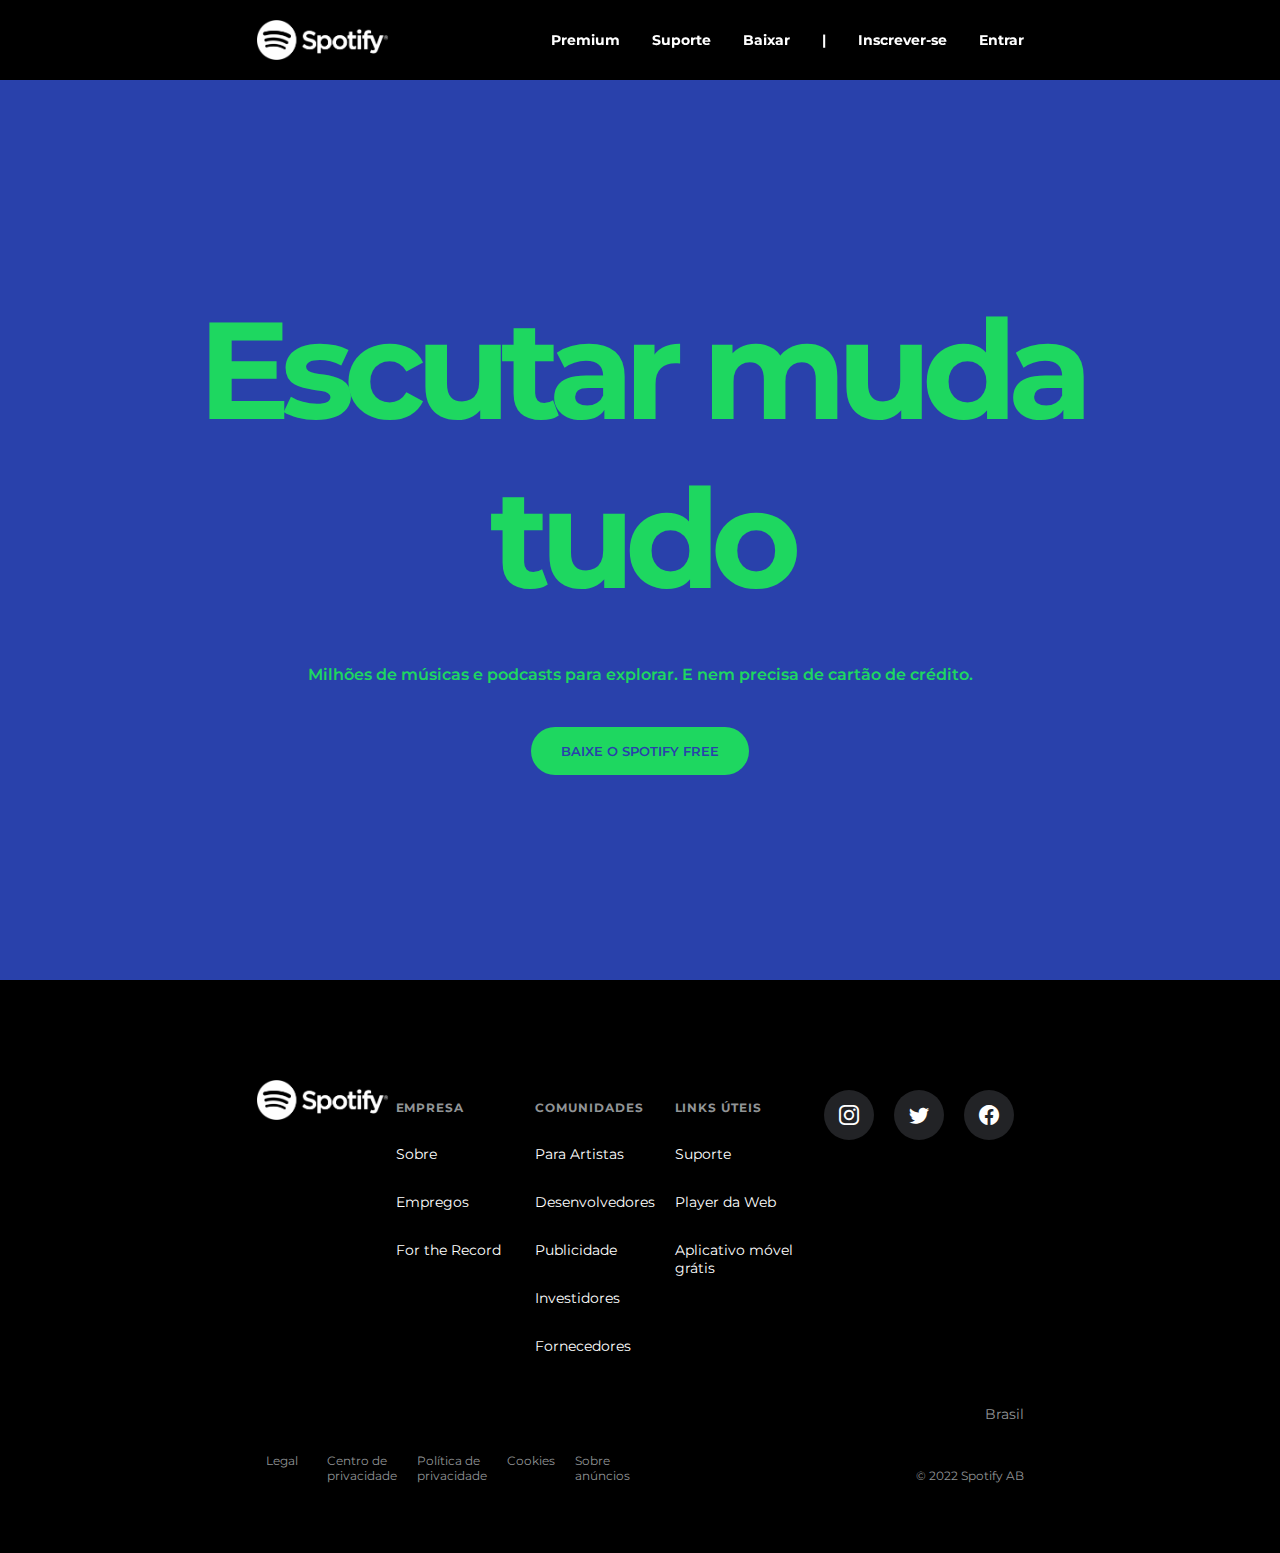
<file: index.html>
<!DOCTYPE html>
<html lang="pt-br">
<head>
    <meta charset="UTF-8">
    <meta http-equiv="X-UA-Compatible" content="IE=edge">
    <meta name="viewport" content="width=device-width, initial-scale=1.0">
    <link rel="stylesheet" href="./css/style.css">
    <link rel="stylesheet" href="https://cdn.jsdelivr.net/npm/bootstrap-icons@1.8.1/font/bootstrap-icons.css">
    <link href="https://fonts.googleapis.com/css2?family=Montserrat:ital,wght@0,100;0,200;0,300;0,400;0,500;0,600;0,700;0,800;0,900;1,100;1,200;1,300;1,400;1,500;1,600;1,700;1,800;1,900&display=swap" rel="stylesheet">
    <link rel="preconnect" href="https://fonts.gstatic.com" crossorigin>
<link href="https://fonts.googleapis.com/css2?family=Montserrat:ital,wght@0,100;0,200;0,300;0,400;0,500;0,600;0,700;0,800;0,900;1,100;1,200;1,300;1,400;1,500;1,600;1,700;1,800;1,900&display=swap" rel="stylesheet">
    <title>Spotify</title>
</head>
<body>
  <header>
      <div class="container">
          <nav>
          <img class="logo" src="./img/logo.png">
            <div class="menu-toggle" onclick="menuToggle()"></div>     
            <ul class="nav-list">
                <li>Premium</li>
                <li>Suporte</li>
                <li>Baixar</li>
                <li>|</li>
                <li><a href="./register.html">Inscrever-se</a></li>
                <li><a href="./login.html">Entrar</a></li>
                <li class="list-ocult"><img src="./img/logo.png"></li>
            </ul>   
        </nav>     
    </div>
  </header>  
  <main>
      <section class="banner-info">
          <h2>Escutar muda tudo</h2>
          <p>Milhões de músicas e podcasts para explorar. E nem precisa de cartão de crédito.</p>
          <button class="button-spoty-banner">BAIXE O SPOTIFY FREE</button>
      </section>
  </main>

  <footer>
      <nav class="footer-list">
        <div class="box-list">
            <ul class="list">
                <img src="./img/logo.png">
            </ul>

            <ul class="list">
                <h3>Empresa</h3>
                <li><a>Sobre</a></li>
                <li><a>Empregos</a></li>
                <li><a>For the Record</a></li>
            </ul>
            <ul class="list">
                <h3>Comunidades</h3>
                <li><a>Para Artistas</a></li>
                <li><a>Desenvolvedores</a></li>
                <li><a>Publicidade</a></li>
                <li><a>Investidores</a></li>
                <li><a>Fornecedores</a></li>
            </ul>
            <ul class="list">
                <h3>LINKS ÚTEIS</h3>
                <li><a>Suporte</a></li>
                <li><a>Player da Web</a></li>
                <li><a>Aplicativo móvel grátis</a></li>
            </ul>
            <ul class="list">
                <div class="media-box">
                    <div class="social-media">
                        <i class="bi bi-instagram"></i>
                    </div>

                    <div class="social-media">
                        <i class="bi bi-twitter"></i>
                    </div>

                    <div class="social-media">
                        <i class="bi bi-facebook"></i>
                    </div>
                </div>
            </ul>
        </div>
        <ul class="list-start end">
            <li>Brasil</li>
        </ul>
        <div class="guide">         
                <ul class="list-guide space">
                    <li><a>Legal</a></li>
                    <li><a>Centro de privacidade</a></li>
                    <li><a>Política de privacidade</a></li>
                    <li><a>Cookies</a></li>
                    <li><a>Sobre anúncios</a></li>       
                </ul>
              <ul class="list-guide end">
                  <li>© 2022 Spotify AB</li>
              </ul>
      </div>
    </nav>
      
  </footer>
  <script src="./js/script.js"></script>
</body>
</html>
</file>
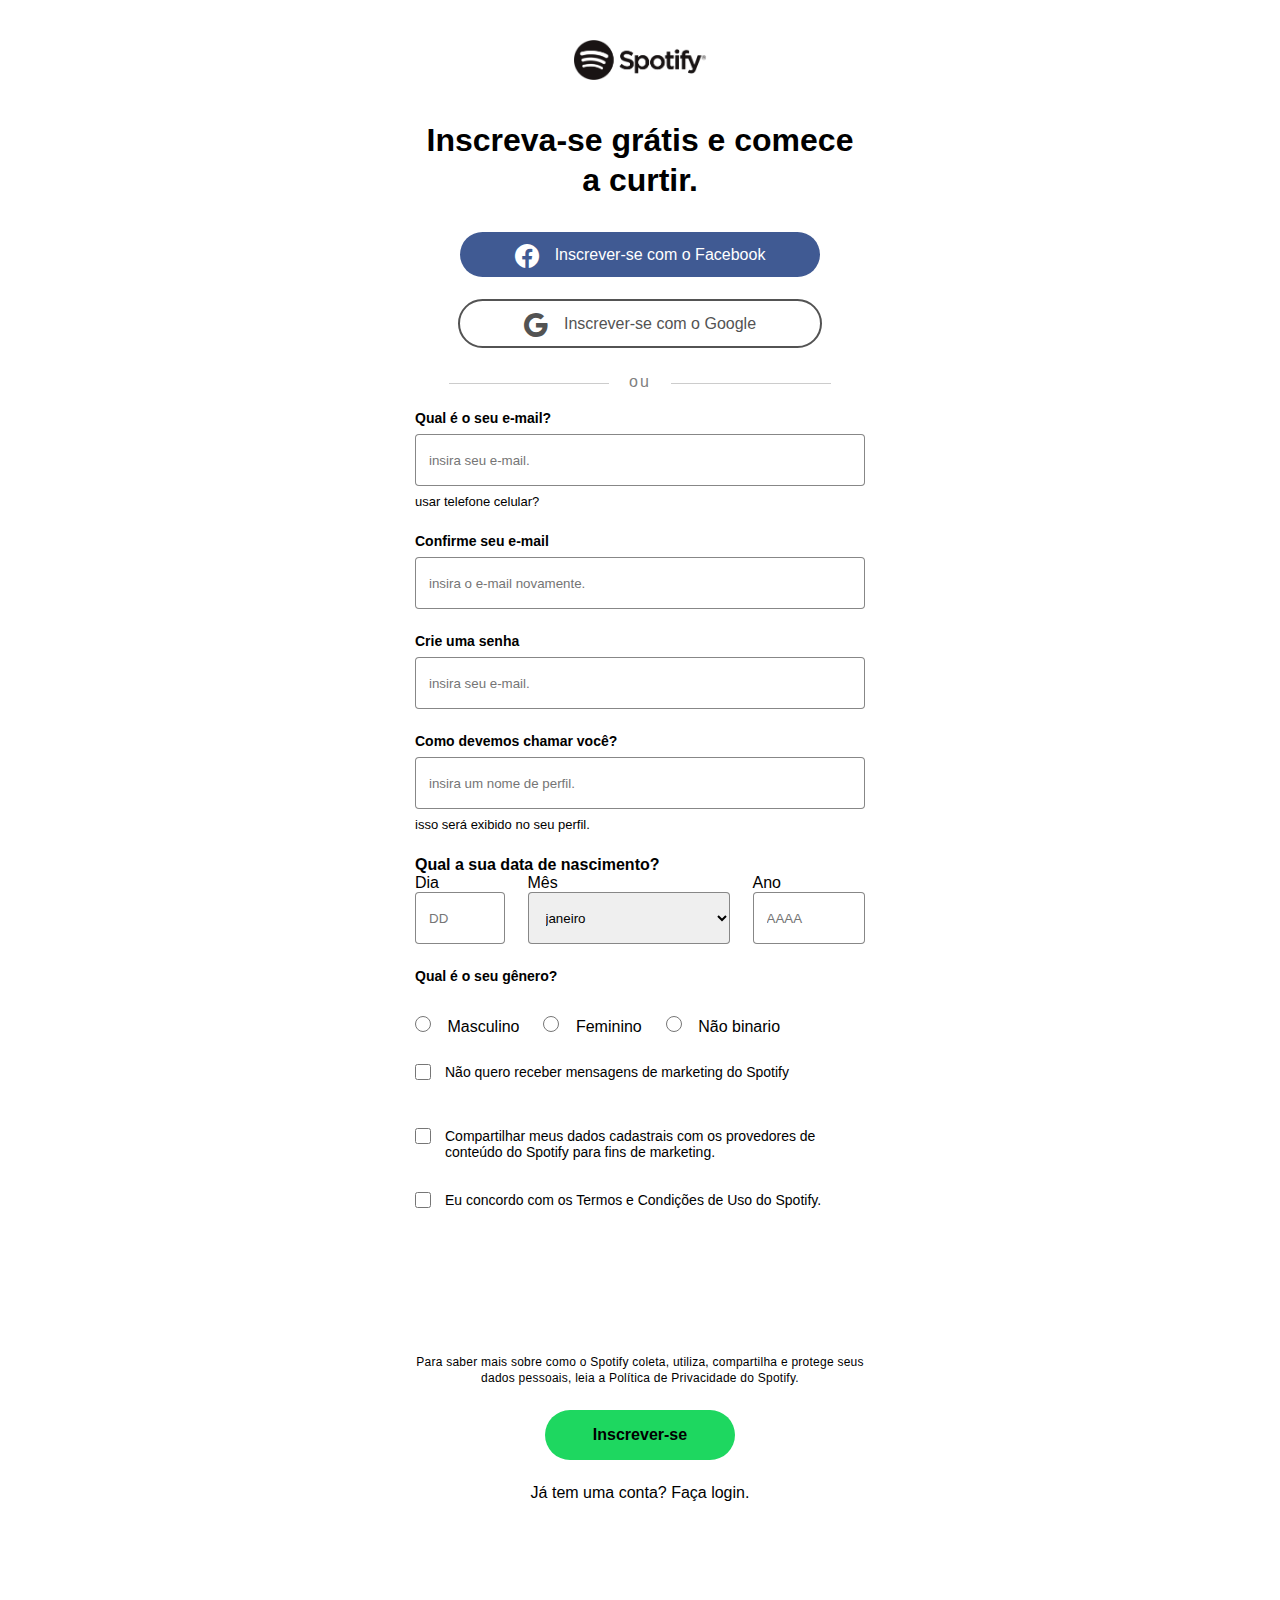
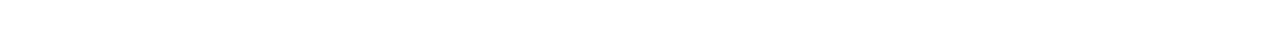
<file: cadastro.html>
<!DOCTYPE html>
<html lang="pt-br">
<head>
    <meta charset="UTF-8">
    <meta http-equiv="X-UA-Compatible" content="IE=edge">
    <meta name="viewport" content="width=device-width, initial-scale=1.0">
    <link rel="stylesheet" href="./css/style-form.css">
    <link rel="stylesheet" href="https://cdn.jsdelivr.net/npm/bootstrap-icons@1.8.1/font/bootstrap-icons.css">
    <title>Document</title>
</head>
<body>
    <section>
        <div class="container">
            <div class="header-container">
                <img src="./img/logo-preto.png">
                <h2>Inscreva-se grátis e comece a curtir.</h2>
            </div>    

                <div class="loggin-externo">
                    <a class="btn-face"> <i class="bi bi-facebook"></i> Inscrever-se com o Facebook</a>
                    <a class="btn-google"><i class="bi bi-google"></i> Inscrever-se com o Google</a>
                </div>
                
           
            
            <span class="span-diviser">ou</span>

            <div class="input-group">
                <div class="input-box">
                    <label>Qual é o seu e-mail?</label>
                    <input type="text" placeholder="insira seu e-mail.">
                    <span  class="notify-register">usar telefone celular?</span>
                </div>

                <div class="input-box">
                    <label>Confirme seu e-mail</label>
                    <input type="text" placeholder="insira o e-mail novamente.">
                </div>

                <div class="input-box">
                    <label>Crie uma senha</label>
                    <input type="password" placeholder="insira seu e-mail.">
                </div>

                <div class="input-box">
                    <label>Como devemos chamar você?</label>
                    <input type="text" placeholder="insira um nome de perfil.">
                    <span class="notify-register">isso será exibido no seu perfil.</span>
                </div>

                <div class="input-title">
                    <label>Qual a sua data de nascimento?</label>
                </div>
            </div>    

                <div class="input-box-data">
                    <div class="input-day">
                        <label>Dia</label>
                        <div class="input-box">
                            
                            <input type="day" placeholder="DD">
                        </div>
                    </div>
                    <div class="input-month">
                        <div class="input-title-data">
                            <label>Mês</label>
                        </div>    
                        <div class="input-box"> 
                            <select name="mes" id="">
                                <option value="janeiro">janeiro</option>
                                <option value="Fevereiro">Fevereiro</option>
                                <option value="Março">Março</option>
                                <option value="Abril">Abril</option>
                                <option value="Maio">Maio</option>
                                <option value="Junho">Junho</option>
                                <option value="Julho">Julho</option>
                                <option value="Agosto">Agosto</option>
                                <option value="Setembro">Setembro</option>
                                <option value="Outubro">Outubro</option>
                                <option value="Novembro">Novembro</option>
                                <option value="Dezembro">Dezembro</option>    
                            </select>
                        </div>
                    </div>
                    <div class="input-year">   
                        <label>Ano</label>
                        <div class="input-box">                     
                            <input type="data" placeholder="AAAA">  
                        </div>
                    </div>       
                </div>
                
                    <div class="input-box">
                        <label>Qual é o seu gênero?</label>
                    </div>
                    <div class="input-group-radio">
                        <div class="input-radio">
                            <input type="radio" name="Masculino" value="Masculino" id="masculino">
                            <label for="html">Masculino</label><br>
                        </div>
                        
                        <div class="input-radio">
                            <input type="radio" name="Feminino" value="Feminino" id="feminino">
                            <label for="html">Feminino</label>
                        </div>

                        <div class="input-radio">
                            <input type="radio" name="naobinario" value="Naobinario" id="Naobinario">
                            <label for="html">Não binario</label>
                        </div>
                    </div>

                    <div class="term-group">
                        <div class="term">
                            <input type="checkbox" id="nomensage" name="nomensage" value="nomensage">
                            <label for="nomensage">Não quero receber mensagens de marketing do Spotify</label>
                        </div>
                    </div>
                    <div class="term-group">
                        <div class="term">
                            <input type="checkbox" id="nocompart" name="nocompart" value="nocompart">
                            <label for="nocompart">Compartilhar meus dados cadastrais com os provedores de conteúdo do Spotify para fins de marketing.</label>
                        </div>
                    </div>
                    <div class="term-group">
                        <div class="term">
                            <input type="checkbox" id="acceptterm" name="acceptterm" value="acceptterm">
                            <label for="acceptterm">Eu concordo com os <a>Termos e Condições de Uso do Spotify.</a></label>
                        </div>
                    </div>


                    <div id="checkbox-container">
                        <div style="width: 304px; height: 78px;">
                            <div>
                                <iframe title="reCAPTCHA" src="https://www.google.com/recaptcha/enterprise/anchor?ar=1&amp;k=6LeO36obAAAAALSBZrY6RYM1hcAY7RLvpDDcJLy3&amp;co=aHR0cHM6Ly93d3cuc3BvdGlmeS5jb206NDQz&amp;hl=pt-BR&amp;v=gZWLhEUEJFxEhoT5hpjn2xHK&amp;size=normal&amp;cb=ssemj5wo9fye" width="304" height="78" role="presentation" name="a-9w48w6olnvje" frameborder="0" scrolling="no" sandbox="allow-forms allow-popups allow-same-origin allow-scripts allow-top-navigation allow-modals allow-popups-to-escape-sandbox">

                                </iframe>
                            </div>
                                <textarea id="g-recaptcha-response" name="g-recaptcha-response" class="g-recaptcha-response" style="width: 250px; height: 40px; border: 1px solid rgb(193, 193, 193); margin: 10px 25px; padding: 0px; resize: none; display: none;">
                                </textarea>
                        </div>
                        <iframe style="display: none;">
                        </iframe>
                    </div>

                    <span class="term-politic">
                        Para saber mais sobre como o Spotify coleta, utiliza, compartilha e <a>protege seus dados pessoais, <a> leia a Política de Privacidade do Spotify.</a>
                    </span>

                    <div class="group-button-register">
                        <button class="button-register">Inscrever-se</button>
                    </div>

                    <div class="group-login">
                        <span>Já tem uma conta? <a>Faça login.</a></span>
                    </div>
            
        </div>
    </section>  
</body>
</html>
</file>
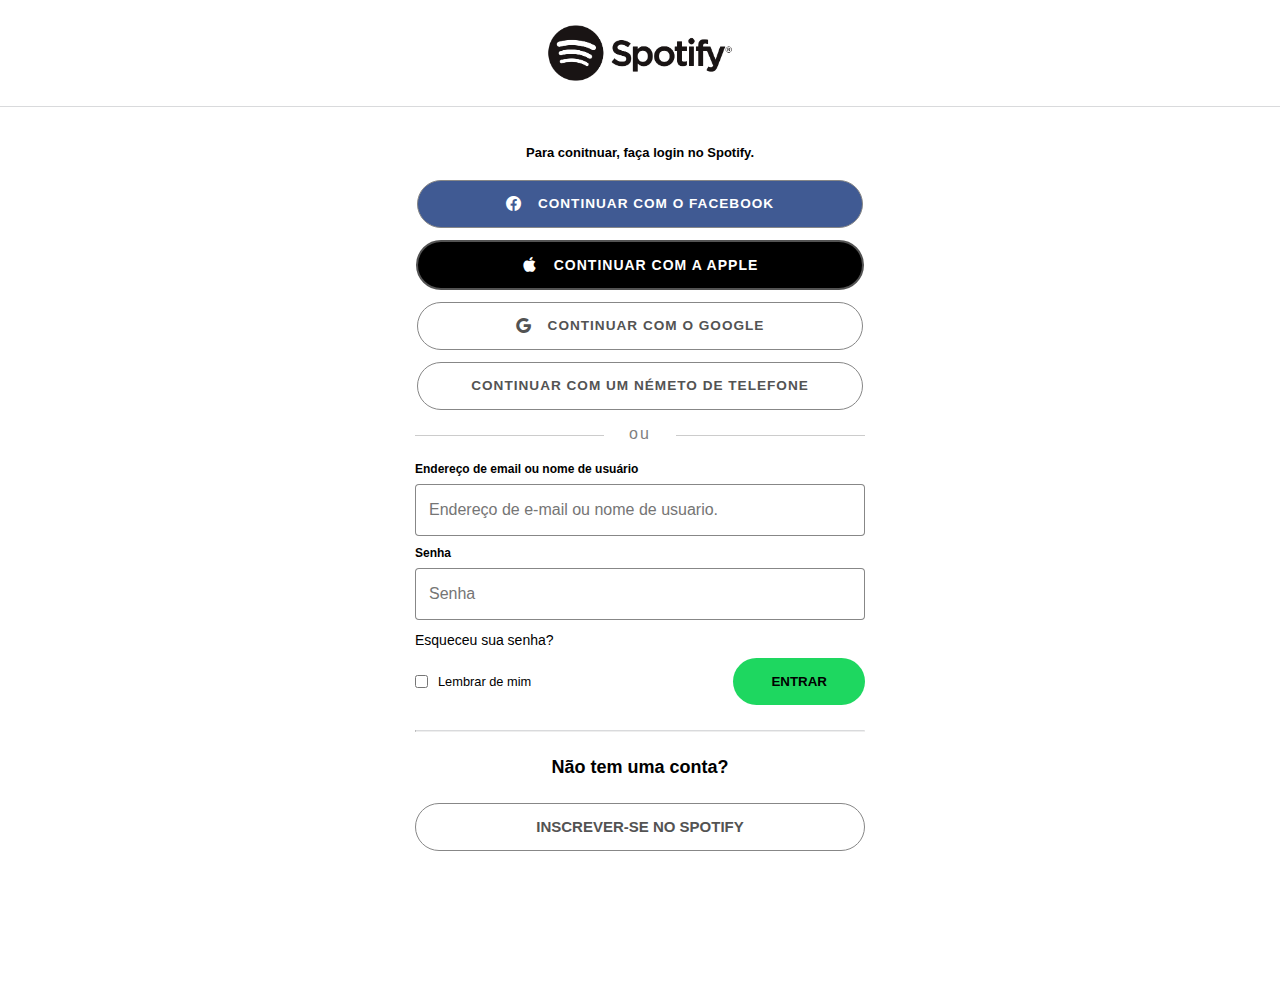
<file: login.html>
<!DOCTYPE html>
<html lang="pt-br">
<head>
    <meta charset="UTF-8">
    <meta http-equiv="X-UA-Compatible" content="IE=edge">
    <meta name="viewport" content="width=device-width, initial-scale=1.0">
    <link rel="stylesheet" href="https://cdn.jsdelivr.net/npm/bootstrap-icons@1.8.1/font/bootstrap-icons.css">
    <link rel="stylesheet" href="./css/style-login.css">
    <link rel="stylesheet" href="https://cdn.jsdelivr.net/npm/bootstrap-icons@1.8.1/font/bootstrap-icons.css">
    <title>Login - Spotify</title>
</head>
<body>
    <section>

        <div class="header-container">
            <img src="./img/logo-preto.png">
        </div> 
        <div class="container">
            <div class="notify-login">
                <span>Para conitnuar, faça login no Spotify.</span>
            </div>

                <div class="loggin-externo">
                    <a class="btn-face"> <i class="bi bi-facebook"></i> CONTINUAR COM O FACEBOOK</a>
                    <a class="btn-apple"><i class="bi bi-apple i-color"></i> CONTINUAR COM A APPLE</a>
                    <a class="btn-google"><i class="bi bi-google"></i> CONTINUAR COM O GOOGLE</a>
                    <a class="btn-number"></i>CONTINUAR COM UM NÉMETO DE TELEFONE</a>
                </div>
                
           
            
            <span class="span-diviser">ou</span>

            <div class="input-group">
                <div class="input-box">
                    <label>Endereço de email ou nome de usuário</label>
                    <input type="text" placeholder="Endereço de e-mail ou nome de usuario.">
                </div>
                <div class="input-box">
                    <label>Senha</label>
                    <input type="password" placeholder="Senha">
                    <span  class="notify-password">Esqueceu sua senha?</span>
                </div>  
            </div> 

            <div class="input-group-login">
                <div class="flag-remember"> 
                    <input type="checkbox" id="vehicle1" name="vehicle1" value="Bike">
                    <label for="vehicle1"> Lembrar de mim</label><br>
                </div>

                <div class="get-in">
                    <button class="button-get-in">ENTRAR</button>
                </div>
            </div>
            <hr class="break-line">
                <div class="sing-up">
                    <h3>Não tem uma conta?</h3>
                </div>
                <div class="sing-up-box">
                    <a href="register.html" class="sing-up">INSCREVER-SE NO SPOTIFY</a>
                </div>
            
        </div>
    </section>  
</body>
</html>
</file>
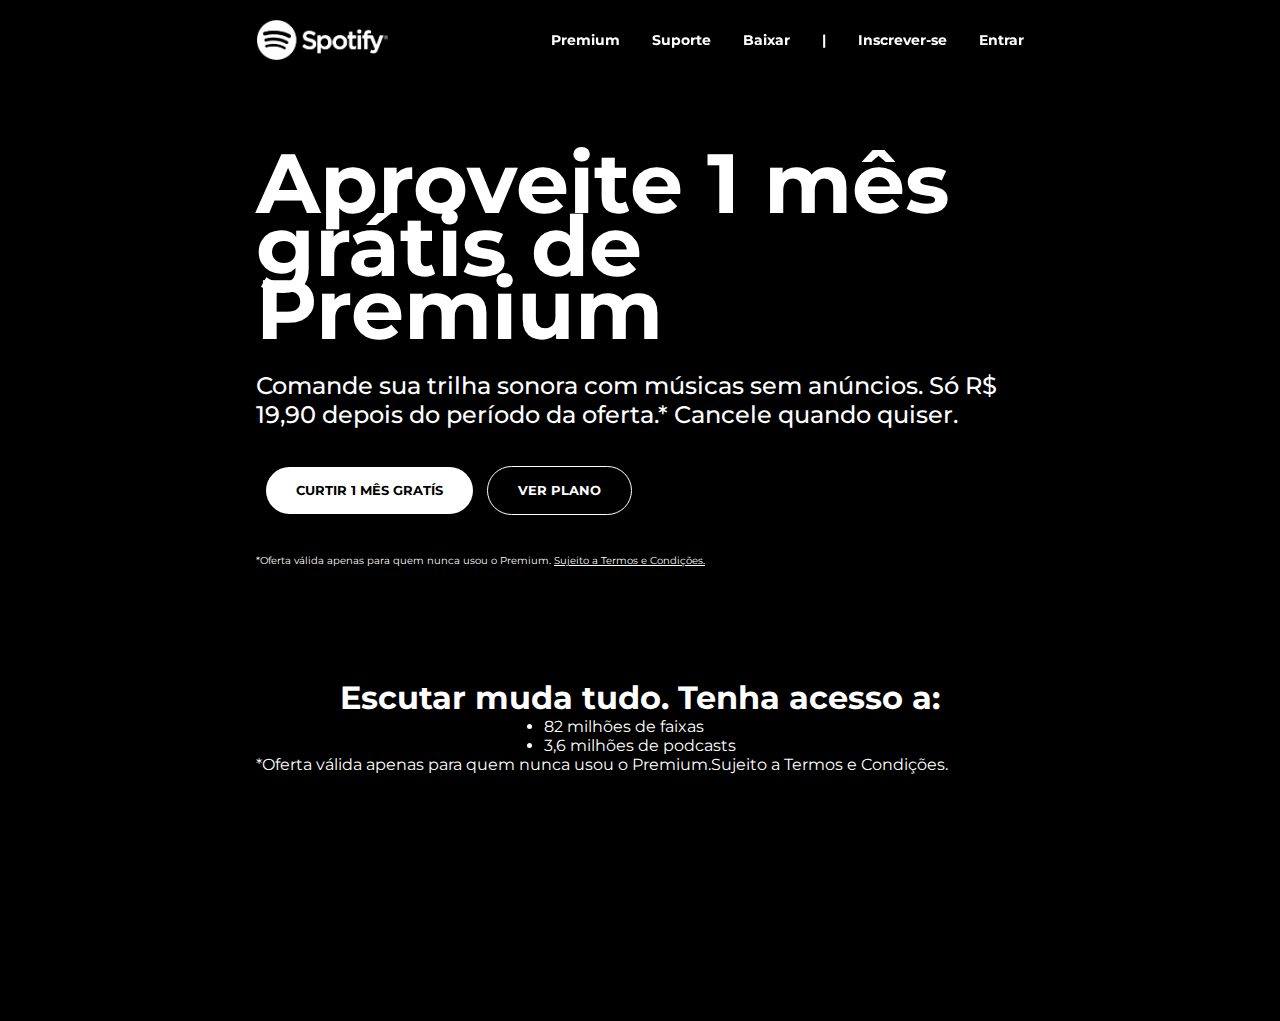
<file: premium.html>
<!DOCTYPE html>
<html lang="pt-br">
<head>
    <meta charset="UTF-8">
    <meta http-equiv="X-UA-Compatible" content="IE=edge">
    <meta name="viewport" content="width=device-width, initial-scale=1.0">
    <link href="https://fonts.googleapis.com/css2?family=Montserrat:ital,wght@0,100;0,200;0,300;0,400;0,500;0,600;0,700;0,800;0,900;1,100;1,200;1,300;1,400;1,500;1,600;1,700;1,800;1,900&display=swap" rel="stylesheet">

    <link rel="stylesheet" href="./css/style-premium.css">
    <link rel="stylesheet" href="https://cdn.jsdelivr.net/npm/bootstrap-icons@1.8.1/font/bootstrap-icons.css">
    <title>Spotify</title>
</head>
<body>
  <header>
      <div class="container">
          <img class="logo" src="./img/logo.png">

          <div class="menu-toggle" onclick="menuToggle()"></div>
            
            <ul class="nav-list">
                <li>Premium</li>
                <li>Suporte</li>
                <li>Baixar</li>
                <li>|</li>
                <li><a href="./register.html">Inscrever-se</a></li>
                <li><a href="./login.html">Entrar</a></li>
                <li class="list-ocult"><img src="./img/logo.png"></li>
            </ul>        
    </div>
  </header>  
  <main>
      <section>
         <article>
             <header>
                <div class="title-header">
                    <h1>
                        Aproveite 1 mês grátis de Premium
                    </h1>
                </div>
                <div class="sub-title-header">
                     <h2>
                        Comande sua trilha sonora com músicas sem anúncios. Só R$ 19,90 depois do período da oferta.* Cancele quando quiser.
                    </h2>
                </div>
                <div class="button-promo">
                    <a class="btn-promo" href="./register.html">curtir 1 mês gratís</a>
                    <a class="btn-plan" href="#">ver plano</a>
                </div>
                <footer>
                    <div class="footer-condition">
                        <p>
                            *Oferta válida apenas para quem nunca usou o Premium. <a>Sujeito a Termos e Condições.</a>
                        </p>
                    </div>
                </footer>
             </header>
         </article> 
      </section>

      <section>
        <article>
            <header>
                <div>
                    <h1>
                        Escutar muda tudo. Tenha acesso a:
                    </h1>
                </div>
                <div>
                    <ul>
                        <li>82 milhões de faixas</li>
                        <li>3,6 milhões de podcasts</li>
                    </ul>
                </div>
                <footer>
                    <div>
                        <p>
                        *Oferta válida apenas para quem nunca usou o Premium.<a>Sujeito a Termos e Condições.</a>
                        </p>
                    </div>
                </footer>
            </header>
        </article> 
     </section>
        <action>
            <h2></h2>
            <h3></h3>
            <div>
                <ul>
                    <li></li>
                    <li></li>
                    <li></li>
                    <li></li>
                    <li></li>
                </ul>
            </div>
        </action> 
     <section>

     </section>
  </main>

  
      
  </footer>
  <script src="./js/script.js"></script>
</body>
</html>
</file>
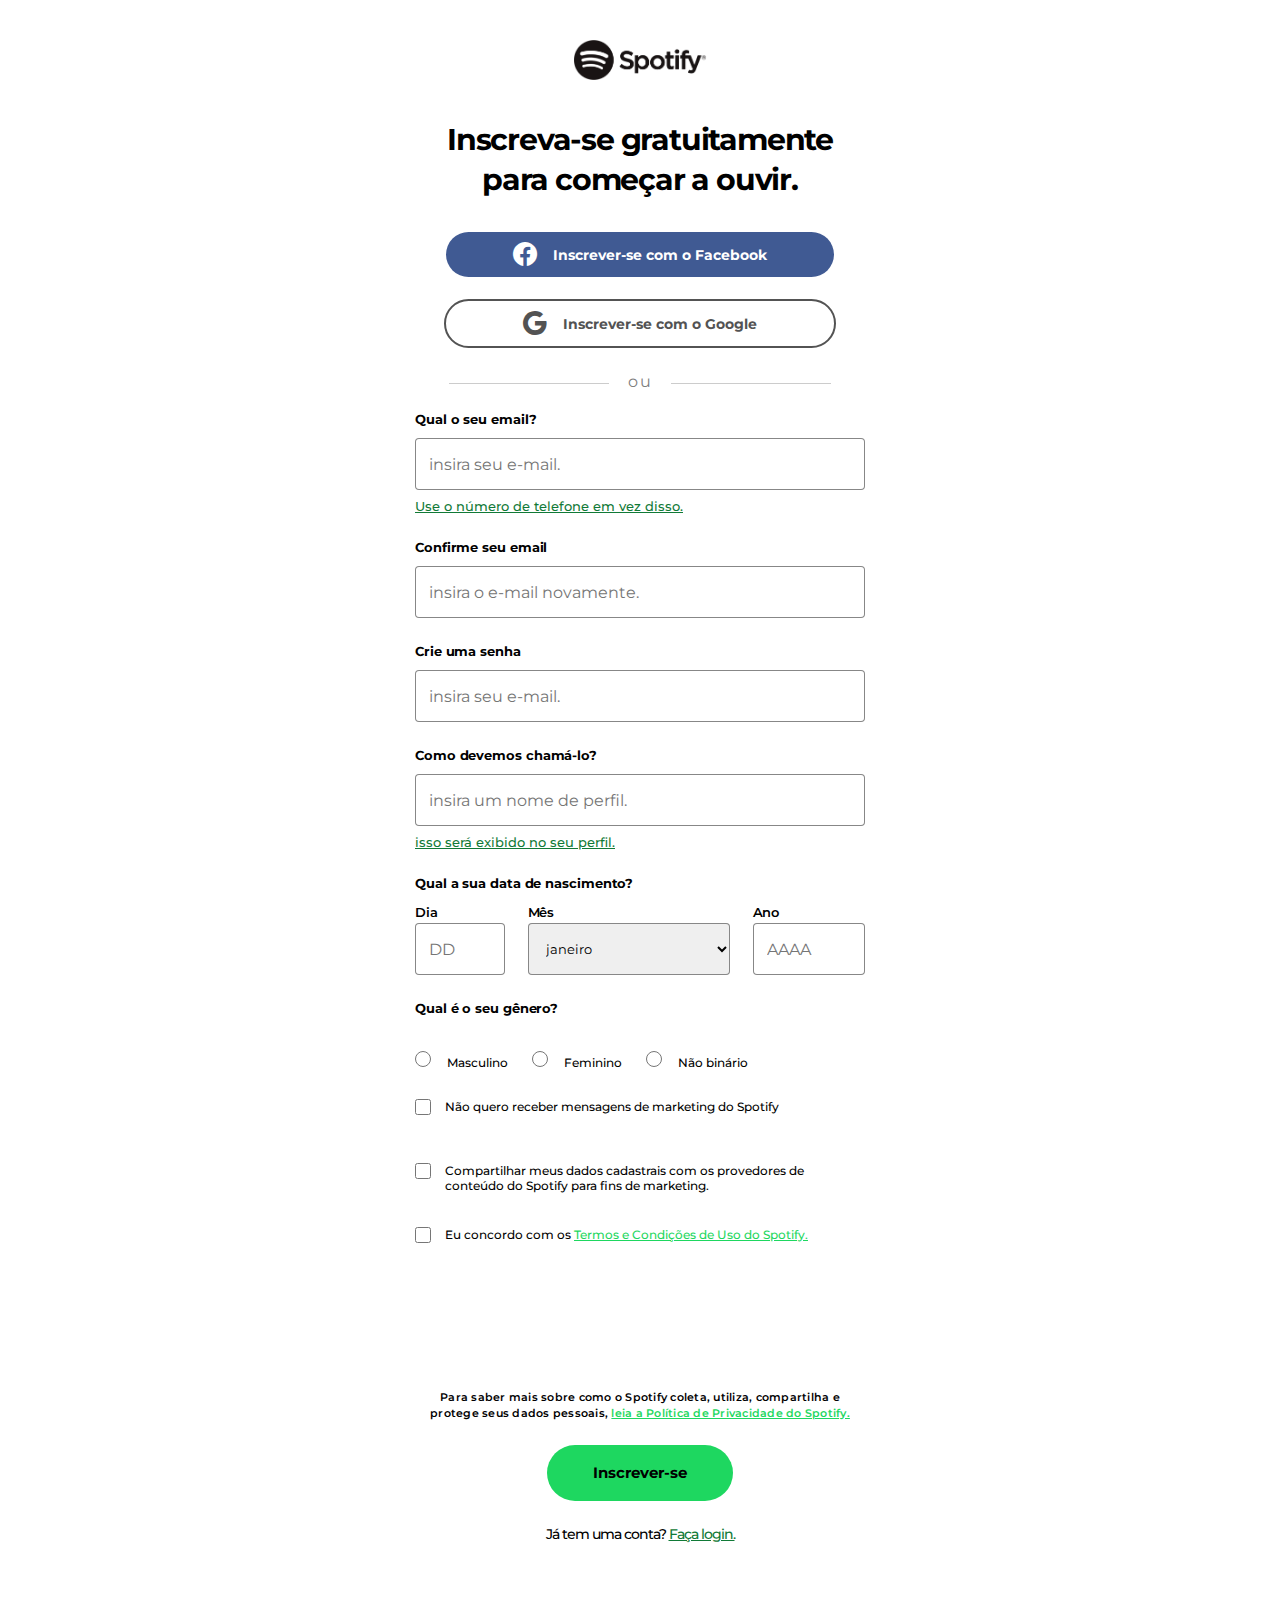
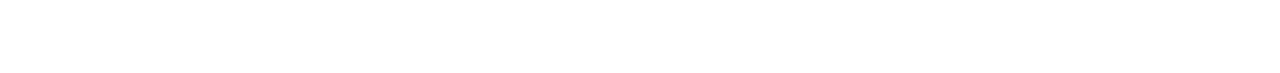
<file: register.html>
<!DOCTYPE html>
<html lang="pt-br">
<head>
    <meta charset="UTF-8">
    <meta http-equiv="X-UA-Compatible" content="IE=edge">
    <meta name="viewport" content="width=device-width, initial-scale=1.0">
    <link rel="stylesheet" href="./css/style-register.css">
    <link href="https://fonts.googleapis.com/css2?family=Montserrat:ital,wght@0,100;0,200;0,300;0,400;0,500;0,600;0,700;0,800;0,900;1,100;1,200;1,300;1,400;1,500;1,600;1,700;1,800;1,900&display=swap" rel="stylesheet">
    <link rel="stylesheet" href="https://cdn.jsdelivr.net/npm/bootstrap-icons@1.8.1/font/bootstrap-icons.css">
    <title>Registrar-se - Spotify</title>
</head>
<body>
    <section>
        <div class="container">
            <div class="header-container">
                <img src="./img/logo-preto.png">
                <h2>Inscreva-se gratuitamente para começar a ouvir.</h2>
            </div>    

                <div class="loggin-externo">
                    <a class="btn-face"> <i class="bi bi-facebook"></i> Inscrever-se com o Facebook</a>
                    <a class="btn-google"><i class="bi bi-google"></i> Inscrever-se com o Google</a>
                </div>
                
           
            
            <span class="span-diviser">ou</span>

            <div class="input-group">
                <div class="input-box">
                    <label>Qual o seu email?</label>
                    <input type="text" placeholder="insira seu e-mail.">
                    <span  class="notify-register">Use o número de telefone em vez disso.</span>
                </div>

                <div class="input-box">
                    <label>Confirme seu email</label>
                    <input type="text" placeholder="insira o e-mail novamente.">
                </div>

                <div class="input-box">
                    <label>Crie uma senha</label>
                    <input type="password" placeholder="insira seu e-mail.">
                </div>

                <div class="input-box">
                    <label>Como devemos chamá-lo?</label>
                    <input type="text" placeholder="insira um nome de perfil.">
                    <span class="notify-register">isso será exibido no seu perfil.</span>
                </div>

                <div class="input-title">
                    <label>Qual a sua data de nascimento?</label>
                </div>
            </div>    

                <div class="input-box-data">
                    <div class="input-day">
                        <label>Dia</label>
                        <div class="input-box">
                            
                            <input type="day" placeholder="DD">
                        </div>
                    </div>
                    <div class="input-month">
                        <div class="input-title-data">
                            <label>Mês</label>
                        </div>    
                        <div class="input-box"> 
                            <select name="mes" id="">
                                <option value="janeiro">janeiro</option>
                                <option value="Fevereiro">Fevereiro</option>
                                <option value="Março">Março</option>
                                <option value="Abril">Abril</option>
                                <option value="Maio">Maio</option>
                                <option value="Junho">Junho</option>
                                <option value="Julho">Julho</option>
                                <option value="Agosto">Agosto</option>
                                <option value="Setembro">Setembro</option>
                                <option value="Outubro">Outubro</option>
                                <option value="Novembro">Novembro</option>
                                <option value="Dezembro">Dezembro</option>    
                            </select>
                        </div>
                    </div>
                    <div class="input-year">   
                        <label>Ano</label>
                        <div class="input-box">                     
                            <input type="data" placeholder="AAAA">  
                        </div>
                    </div>       
                </div>
                
                    <div class="input-box">
                        <label>Qual é o seu gênero?</label>
                    </div>
                    <div class="input-group-radio">
                        <div class="input-radio">
                            <input type="radio" name="Masculino" value="Masculino" id="masculino">
                            <label for="html">Masculino</label><br>
                        </div>
                        
                        <div class="input-radio">
                            <input type="radio" name="Feminino" value="Feminino" id="feminino">
                            <label for="html">Feminino</label>
                        </div>

                        <div class="input-radio">
                            <input type="radio" name="naobinario" value="Naobinario" id="Naobinario">
                            <label for="html">Não binário</label>
                        </div>
                    </div>

                    <div class="term-group">
                        <div class="term">
                            <input type="checkbox" id="nomensage" name="nomensage" value="nomensage">
                            <label for="nomensage">Não quero receber mensagens de marketing do Spotify</label>
                        </div>
                    </div>
                    <div class="term-group">
                        <div class="term">
                            <input type="checkbox" id="nocompart" name="nocompart" value="nocompart">
                            <label for="nocompart">Compartilhar meus dados cadastrais com os provedores de conteúdo do Spotify para fins de marketing.</label>
                        </div>
                    </div>
                    <div class="term-group">
                        <div class="term">
                            <input type="checkbox" id="acceptterm" name="acceptterm" value="acceptterm">
                            <label for="acceptterm">Eu concordo com os <a>Termos e Condições de Uso do Spotify.</a></label>
                        </div>
                    </div>


                    <div id="checkbox-container">
                        <div style="width: 304px; height: 78px;">
                            <div>
                                <iframe title="reCAPTCHA" src="https://www.google.com/recaptcha/enterprise/anchor?ar=1&amp;k=6LeO36obAAAAALSBZrY6RYM1hcAY7RLvpDDcJLy3&amp;co=aHR0cHM6Ly93d3cuc3BvdGlmeS5jb206NDQz&amp;hl=pt-BR&amp;v=gZWLhEUEJFxEhoT5hpjn2xHK&amp;size=normal&amp;cb=ssemj5wo9fye" width="304" height="78" role="presentation" name="a-9w48w6olnvje" frameborder="0" scrolling="no" sandbox="allow-forms allow-popups allow-same-origin allow-scripts allow-top-navigation allow-modals allow-popups-to-escape-sandbox">

                                </iframe>
                            </div>
                                <textarea id="g-recaptcha-response" name="g-recaptcha-response" class="g-recaptcha-response" style="width: 250px; height: 40px; border: 1px solid rgb(193, 193, 193); margin: 10px 25px; padding: 0px; resize: none; display: none;">
                                </textarea>
                        </div>
                        <iframe style="display: none;">
                        </iframe>
                    </div>

                    <span class="term-politic">
                        Para saber mais sobre como o Spotify coleta, utiliza, compartilha e protege seus dados pessoais, <a> leia a Política de Privacidade do Spotify.</a>
                    </span>

                    <div class="group-button-register">
                        <button class="button-register">Inscrever-se</button>
                    </div>

                    <div class="group-login">
                        <span>Já tem uma conta? <a>Faça login.</a></span>
                    </div>
            
        </div>
    </section>  
</body>
</html>
</file>
<file: css/style.css>
*{
    margin: 0;
    padding: 0;
    font-family: Montserrat ,sans-serif;
}
header .nav-list li a{
    text-decoration: none;
    color:#fff;
}
header{
    width: 100%;
    min-height: 80px;
    display: flex;
    justify-content: center;
    align-items: center;
    background-color: #000;
    color: white;  
}
header img{
    display: flex;
    margin-right: auto;
    height: 40px;
}
.container{
    display: flex;
    width: 60%; 
}
.container nav{
    display: flex;
    width: 100%;
}
.nav-list{
    list-style: none;
    display: flex;
    justify-content: flex-end;
    align-items: center;
}
.nav-list li{
    font-size: 14px;
    font-weight: 700;
    margin-left: 32px;
    opacity: 1;
    transform: translateZ(0) scale(1); 
}
.nav-list{
    animation: delay 0.5s ;
    position: relative;
}
@keyframes delay {
    0% {right: -200px;}
    100%{right: 0px;}
}

.nav-list a:hover{
    color: #1ED760;
    cursor: pointer;
}
.list-ocult{
    display: none;
}
.banner-info{
    height: 100vh;
    background-color: rgb(41, 65, 171);
    background-image: url("https://www-growth.scdn.co/static/home/bursts.svg");
    background-position: 46% 6%;
    -webkit-box-pack: center;
    background-size: 167%; 
    min-height: 846px;
    display: flex;
    justify-content: center;
    align-items: center;
}
.banner-info h2{
    text-align: center;
    font-size: 138px;
    width: 1020px;
    color: #1ED760;
    padding: 0 0 40px;
    letter-spacing: -10px;
}
.banner-info p{
    text-align: center;
    font-size: 16px;
    font-weight: 600;
    line-height: 24px;
    padding-bottom: 40px;
    width: 1020px;
    color: #1ED760;
    padding: 0 0 40px;
}
.banner-info .button-spoty-banner{
    border: none;
    border-radius: 25px;
    font-weight: 600;
    padding: 16px 30px;
    background: #1ED760;
    color: rgb(41, 65, 171);
}
.banner-info{
    display: flex;
    justify-content: center;
    align-items: center;
    flex-direction: column;
}
.banner-info .button-spoty-banner:hover{
   transform: scale(1.03);
   background: #31d66b;
}
footer{
    background: #000;
    color: #fff;
    display: flex;
    justify-content: center;
    align-items: center;
    /* padding: 80px 0 50px; */
    font-size: 16px;
    
}
footer .footer-list{
    width: 60%;
    padding: 80px 0 50px;
}
footer .box-list{
    width: 100%;
    display: flex;
    flex-direction: row;  
}
footer .list{ 
    width: 100%;
    margin: 20px 0;
}
footer img{
    height: 40px;
    top: 20px;
}

footer li{
    list-style: none;
    padding:  10px 0 20px;
    font-size: 14px;
}
footer h3{
    margin: 20px 0;
    font-size: 12px;
    text-transform: uppercase;
    letter-spacing: .08em;
    color: #919496;
}
footer .guide{
    width: 100%;
    display: flex;
    flex-direction: row;
}
footer .guide li{
    font-size: 12px;
    color: #919496;
}
footer .list-start{
    color: #919496;
    }
.end{
    font-size: 12px;
    display: flex;
    justify-content: end;
    align-items: end;
}
footer .list-guide{
    width: 100%;
    display: flex;
    font-size: 12px;
    flex-direction: row;   
}
.space li{
    
    margin: 0 10px;
    width: 100%;
}
footer a:hover{
    color: #31d66b;
    cursor: pointer;
}

footer .media-box{
    display: flex;
    justify-content: center;
    flex-direction: row;
}
footer .social-media{
    display: flex;
    justify-content: center;
    align-items: center;
    background: #222326;;
    border-radius: 40px;
    width: 50px;
    height: 50px;
    margin: 10px;
}
footer .social-media:hover{
    color: #31d66b;
}
footer i{
    font-size: 20px;
}


    /* media query */
@media(max-width: 1200px){
    
    .banner-info{
        background-image: url('../img/fundo-tablet.svg');
        background-size: 175%;
        background-position: 46% 4%;
        background-repeat: no-repeat;
        min-height: 846px;
    }
    .banner-info h2{
        width: 800px;
        font-size: 104px;
        line-height: 104px;
        padding-bottom: 40px;
        text-align: center;
    }
    .banner-info p{
        padding-bottom: 40px;
        width: 312px;
    }
    .container{
        width: 100%;
        margin: 0 30px;
    }
    footer .box-list{
        display: flex;
        justify-content: center;
        flex-direction: column;
    }
    
}


@media(max-width: 992px){
      
    header{
        min-height: 54px;
    }  
    header img{
        padding: 10px 0  10px 0 ;
        height: 28px;
    }
    header .nav-list{
        padding: 20px 20px;
        display: flex;
        justify-content: flex-start;
        align-items: flex-start;
    }
    header ul li{
        padding: 10px;
    }
    header .list-ocult{
        display: flex;
        justify-content: flex-end;
        align-items: flex-end;
        padding-top:50%;
    }
    header ul{
        position: fixed;
        top: 0;
        left: 0;
        width: 100%;
        height: 100%;
        background: rgba(0, 0, 0, 0.979);
        z-index: 1;
        flex-direction: column;
        align-items: center;
        justify-content: center;
        visibility: hidden;
    }
    header ul li{
        font-size: 2rem;
        display: flex;
        justify-content: flex-start;
        align-items: flex-start;
    }
    header ul.active{
        visibility: visible;
        opacity: 1;
    }
    .container.active{
        width: 100%;
    }
    .menu-toggle{
        background-image: url('../img/menu/menu.png');
        background-size: 30px;
        background-repeat: no-repeat;
        background-position: center;
        height: 40px;
        width: 40px;
        cursor: pointer;
        z-index: 2;  
        padding: 0 0 10px;   
    }
    .menu-toggle.active{
        background-image: url('../img/menu/close.png');
        background-size: 25px;
        background-repeat: no-repeat;
        background-position: center;
        height: 40px;
        width: 40px;
        cursor: pointer;
        z-index: 2;    
    }
    .list-ocult.active{
        display: block;
    }
    .nav-list{
        position: fixed;
    }
    
}
@media (max-width: 768px){
    .banner-info h2{
        font-size: 64px;
        line-height: 72px;
        letter-spacing: -2px;
    }
  
} 


@media(max-width: 480px){
    
    header{
        min-height: 54px;
    } 
    header img{
        height: 28px;
    }
    header ul{
        width: 100vw;   
    }
    .container{
        width: 80%;
    } 
    .banner-info{
        background-image: url('../img/fundo.svg');
        background-size: 200%;
        background-position: right 40% center;
        -webkit-box-pack: center;
        justify-content: center;   
    }
    .banner-info h2{
        display: block;
        font-size: 42px;
        line-height: 56px;
        padding-bottom: 40px;
        width: 312px;
        padding: 0px 0px 0.67em;
    }
    .banner-info p{
        padding-bottom: 32;
        width: 312px;
    }
    footer{
        display: flex;
        justify-content: center;
        align-items: center;
    }
    footer .footer-list{
        width: 100%;  
        padding: 15px;
    }
    footer .box-list{  
        display: flex;       
    }
    footer .box-list img{  
        display: flex;
        justify-content: center;
        align-items: center;
    }
    footer .guide{
        display: flex;
        flex-wrap: wrap;
    }
    footer .list-start{
        margin: 10px;
    }
    footer .list-guide{
        display: flex;
        flex-wrap: wrap;
        
    }
    footer .end{
        display: flex;
        justify-content: flex-start;
        flex-direction: row;
        
    }
   
}
</file>
<file: css/style-form.css>
*{
    margin: 0;
    padding: 0;
    font-family: spotify-circular, Helvetica, Arial, sans-serif;
}
section{
    display: flex;
    justify-content: center;
}
section .container{
    background-color: #fff;
    max-width: 450px;
    margin: 0px auto;
    padding-bottom: 130px;
    flex-direction: column;
}
section .header-container{
    display: flex;
    justify-content: center;
    align-self: center;
    flex-direction: column;
    padding: 40px 0px 32px;
}
section h2{
   text-align: center;
    font-weight: bold;
    font-size: 32px;
    margin: 40px 0 0;
    line-height: 40px;
}
section .btn-face{
    display: flex;
    align-items: center;
    justify-content: center;
    width: 312px;
    padding: 6px 24px;
    font-size: 16px;
    color: #fff;
    background: #405a93;
    border-radius: 25px;
    margin: 0 0 22px;   
}
section i{
    font-size: 24px;
    padding: 5px 16px 0 0;
}
section .loggin-externo{
    display: flex;
    justify-content: center;
    align-items: center;
    flex-direction: column;
}
section .btn-google{
    display: flex;
    align-items: center;
    justify-content: center;
    width: 312px;
    padding: 6px 24px;
    font-size: 16px;
    color: #fff;
    background: #fff;
    border-radius: 25px;
    color: rgb(83, 83, 83);
    border: 2px solid rgb(83, 83, 83);
    margin: 0 0 22px;
}
section img{
    display: flex;  
    justify-content: center;
    align-self: center;
    flex-direction: column;
    height: 40px;
}
section .span-diviser{
    display: table;
    font-size: 16px;
    line-height: 24px;
    letter-spacing: 2px;
    margin: 0px auto 1em;
    color: rgb(127, 127, 127);
    position: relative;
    text-align: center;
    width: 85%;
}
section .notify-register{
    padding: 8px 0  0  0 ;
    width: 100%;
    display: flex;
    justify-content: flex-start;
    align-items: flex-start;
    font-size: 13px;
}
section .span-diviser::before, section .span-diviser::after{
    border-top: 1px solid rgb(204,204,204);
    content: "";
    display: table-cell;
    position: relative;
    top: 0.8em;
    width: 42%;
}
section .input-group{
    display: flex;
    justify-content: center;
    align-items: center;
    flex-direction: column;
    width: 100%;
}
section .input-box{
    padding: 0 0 24px;
    width: 100%;
    display: flex;
    justify-content: center;
    align-items: flex-start;
    flex-direction: column;
}
section .input-box label{
    font-size: 14px;
    width: 100%;
    display: flex;
    justify-self: start;
    align-items: flex-start;
    font-weight: bold;
    padding: 0 0 8px ;
}
section .input-box input{
    height: 52px;
    border: none;
    box-sizing: border-box;
    box-shadow: inset 0 0 0 1px var(--essential-subdued,#878787);
    border-radius: 4px;
    padding: 14px;
    width: 100%;
}
section .input-title{
    width: 100%;
}
section .input-title label{
    font-weight: bold;
    display: flex;
    justify-content:flex-start;
    align-items: flex-start; 
}
section .input-box-data {
    display: flex;
    justify-content: space-between;
    align-items: center;
    width: 100%;
}
section .input-box-data .input-day{
    width: 20%;
}
section .input-box-data .input-month{
    width: 45%;
}
section .input-box-data .input-year{
    width: 25%;
}

section .input-box{
    display: flex;
    justify-content: center;
    align-items: center;
}
section .input-day input{
    height: 52px;
    border: none;
    box-sizing: border-box;
    box-shadow: inset 0 0 0 1px var(--essential-subdued,#878787);
    border-radius: 4px;
    padding: 14px 0 14px  14px;
    width: 100%;
}
section .input-month select {
    height: 52px;
    border: none;
    box-sizing: border-box;
    box-shadow: inset 0 0 0 1px var(--essential-subdued,#878787);
    border-radius: 4px;
    padding: 14px 0 14px  14px;
    width: 100%;
}
section .input-year input{
    height: 52px;
    border: none;
    box-sizing: border-box;
    box-shadow: inset 0 0 0 1px var(--essential-subdued,#878787);
    border-radius: 4px;
    padding: 14px 0 14px  14px;
    width: 100%;
}
section .input-group-radio{
    padding-bottom: 24px;
    display: flex;
}
section .input-radio input{
    height: 16px;
    user-select: none;
    width: 16px; 
}
section .input-radio label{
    padding: 0 24px 0 12px;
}
section .term-group{
    padding-bottom: 24px;
}
section .term{
    position: relative;
    min-height: 32px;
    display: flex;   
    padding-bottom: 4px;
    padding-top: 4px;
}
section .term label{
    padding: 0 0 0 14px;
    font-size: 0.875rem;
}
section .term input{
    display: flex;
    position: relative;
    box-sizing: border-box;
    background: transparent;
    border-radius: 3px;
    display: inline-block;
    height: 16px;
    user-select: none;
    width: 16px;
    flex-shrink: 0;
    align-self: flex-start;
    top: 0px;
    position: relative;
} 
section #checkbox-container{
    padding-bottom: 24px;
}
section .term-politic{
    display: block;
    text-align: center;
    font-size: 12px;
    font-weight: 400;
    line-height: 16px;
    letter-spacing: 0.25px;
    padding-bottom: 24px;
}
section .group-button-register{
    display: flex;
    justify-content: center;
    padding-bottom: 24px;
}
section .button-register{
    padding: 16px 48px 16px 48px;
    background-color:#1ed760 ;
    color: #000;
    border: none;
    border-radius: 30px;
    font-weight: bold;
    font-size: 16px;
}
section .button-register:hover{
    transform: scale(1.03);
    background-color:#31df6d ;
}
section .group-login{
    display: flex;
    justify-content: center;
}
</file>
<file: css/style-login.css>
*{
    margin: 0;
    padding: 0;
    font-family: Montserrat ,sans-serif;
}

section{
    display: flex;
    justify-content: center;
    align-items: center;
    flex-direction: column;
}
section .header-container{
    width: 100%;
    padding: 25px 0px 10px;
    margin-bottom: 30px;
    display: flex;
    justify-content: center;
    align-self: center;
    border-bottom: 1px solid rgb(217, 218, 220);
}
section img{
    display: flex;  
    justify-content: center;
    align-self: center;
    flex-direction: column;
    height: 56px;
    padding: 0px 0px 15px;
}
section .container{
    display: flex;
    width: 100%;
    max-width: 450px;
    justify-content: center;
    flex-direction: column;
    background-color: #fff;
    padding-bottom: 130px;  
}
section h2{
    text-align: center;
    font-weight: bold;
    font-size: 32px;
    margin: 40px 0 0;
}
section .btn-face{
    color: #fff;
    background: #405a93; 
}
section .btn-google{
    color: #fff;
    background: #fff;
    color: rgb(83, 83, 83);
    border: 1px solid var(--essential-subdued,#878787);
}
section .btn-apple{
    padding: 13px 31px;
    font-size: 14px;
    color: #fff;
    background: #000;
    border: 2px solid rgb(83, 83, 83);
}
section .btn-number{
    padding: 13px 31px;
    font-size: 0.850rem;
    letter-spacing: 1px;
    color: #fff;
    background: #fff;
    color: rgb(83, 83, 83);
    border: 1px solid var(--essential-subdued,#878787);
}
section .btn-face, .btn-apple, .btn-google, .btn-number{
    display: flex;
    align-items: center;
    justify-content: center;
    width: 85%;
    padding: 13px 31px;
    font-size: 0.850rem;
    letter-spacing: 1px;
    border-radius: 35px;
    border: 1px solid var(--essential-subdued,#878787);
    margin: 0 0 12px;
    line-height: 20px;
    font-weight: 600;
    cursor: pointer;
}
section .btn-face:hover, .btn-apple:hover, .btn-google:hover, .btn-number:hover{
   border: 1px solid #000;
}
section i{
    font-size: 15px;
    padding: 0 16px 0 0;   
}
section .i-color{
    color: #fff;
    
}
section .loggin-externo{
    display: flex;
    justify-content: center;
    align-items: center;
    flex-direction: column;
}


section .span-diviser{
    display: table;
    font-size: 16px;
    line-height: 24px;
    letter-spacing: 2px;
    margin: 0px auto 1em;
    color: rgb(127, 127, 127);
    position: relative;
    text-align: center;
    width: 100%;
}
section .notify-password{
    padding: 12px 0  0  0 ;
    width: 100%;
    display: flex;
    justify-content: flex-start;
    align-items: flex-start;
    font-size: 14px;
}
section .notify-login{
    padding: 8px 0  0  0 ;
    width: 100%;
    display: flex;
    justify-content: center;
    font-size: 13px;
    padding-bottom: 20px;
    font-weight: 550;
}
section .span-diviser::before, section .span-diviser::after{
    border-top: 1px solid rgb(204,204,204);
    content: "";
    display: table-cell;
    position: relative;
    top: 0.8em;
    width: 42%;
}
section .input-group{
    display: flex;
    justify-content: center;
    align-items: center;
    flex-direction: column;
    width: 100%;
}
section .input-box{
    padding: 0 0 10px;
    width: 100%;
    display: flex;
    justify-content: center;
    align-items: flex-start;
    flex-direction: column;
}
section .input-box label{
    font-size: 12px;
    width: 100%;
    display: flex;
    justify-self: start;
    align-items: flex-start;
    font-weight: 800;
    padding: 0 0 8px ;
}
section .input-box input{
    height: 52px;
    border: none;
    box-sizing: border-box;
    box-shadow: inset 0 0 0 1px var(--essential-subdued,#878787);
    border-radius: 4px;
    padding: 14px;
    width: 100%;
    font-size: 1rem;
}
section .input-group-login{
    display: flex;
    justify-content: space-between;
    flex-direction: row;
}
section .flag-remember{
    display: flex;
    align-items: center;
}
section .flag-remember label{
    font-size: 0.800rem;
    margin: 0 10px;
}
section .button-get-in{
    border: none;
    border-radius: 35px;
    padding: 16px 38px 16px 38px;
    background-color:#1ed760 ;
    font-weight: 550;
    cursor: pointer;
}
section .button-get-in:hover{
    transform: scale(1.03);
    background-color:#31df6d ;

}
section .break-line{
    margin: 25px 0px 25px;
    flex: 1 1 0%;
    border-top: 1px solid rgb(217, 218, 220);
}
section .sing-up-box{
    display: flex;
    align-items: center;
    justify-content: center;
    
    padding: 13px 31px;
    font-size: 16px;
    border-radius: 35px;
    border: 1px solid var(--essential-subdued,#878787);
    margin: 0 0 22px;
    line-height: 20px;
    font-weight: 600;
}
section .sing-up h3{
    display: flex;
    justify-content: center;
    padding-bottom: 25px;
    font-size: 18px;
    
}
section .sing-up-box a{
    font-size: 15px;
    text-decoration: none;
    cursor: pointer;
    color: rgb(83, 83, 83);
}
section .sing-up-box:hover{
    border: 1px solid #000;
}
section .sing-group{
    display: flex;
    justify-items: center;
    justify-content: center;
    flex-direction: column;
    width: 85%;
}

@media(max-width: 768px){
    *{
        box-sizing: border-box;
    }
    section{
        padding-left: 24px;
        padding-right: 24px;
    }
    section .input-group-login{
        display: flex;
        flex-direction: column; 
    }
    section .button-get-in{
        width: 100%;
    }
    section .header-container{
        padding: 10px;
        margin-bottom: 10px;
    }
    section img{
        height: 42px;
        padding: 0px 0px 6px;
    }
    
}
</file>
<file: css/style-premium.css>
*{
    margin: 0;
    padding: 0;
    font-family: Montserrat ,sans-serif;
}
header .nav-list li a{
    text-decoration: none;
    color:#fff;
}
header{
    width: 100%;
    min-height: 80px;
    display: flex;
    justify-content: center;
    align-items: center;
    background-color: #000;
    color: white;  
}
header img{
    display: flex;
    margin-right: auto;
    height: 40px;
}
.container{
    display: flex;
    width: 60%; 
}
.container nav{
    display: flex;
    width: 100%;
}
.nav-list{
    list-style: none;
    display: flex;
    justify-content: flex-end;
    align-items: center;
}
.nav-list li{
    font-size: 14px;
    font-weight: 700;
    margin-left: 32px;
    opacity: 1;
    transform: translateZ(0) scale(1); 
}
.nav-list{
    animation: delay 0.5s ;
    position: relative;
}
@keyframes delay {
    0% {right: -200px;}
    100%{right: 0px;}
}

.nav-list a:hover{
    color: #1ED760;
    cursor: pointer;
}
.list-ocult{
    display: none;
}

main{
    background-color: #000;
    display: flex; 
    justify-content: center;
    align-items: center;
    flex-direction: column;
    
}
section{
    width: 100%;
    display: flex;
    justify-content: center;
    align-items: center;
    padding-top: 72px;
    padding-bottom: 40px;
}
article{
    width: 60%;  
    display: flex; 
}
section header{
    display: flex;
    justify-content: center; 
    flex-direction: column;
}
section .title-header{
    width: 100%;
    font-size: 42px;
    line-height: 63px;
}
section .title-header h1{
    text-align: left;
}
section .sub-title-header{
    width: 100%;
}
section .sub-title-header h2{
    font-size: 24px;
    font-weight: 500;
    margin: 30px 0 0;
}
section .button-promo{
    width: 100%;
    padding: 16px 30px;
    margin: 35px 0 0;
}
section .btn-promo{
    background-color: #fff;
    padding: 16px 30px;
    border-radius: 30px;
    margin: 10px;
    color: #000;
    text-decoration: none;
    text-transform: uppercase;
    font-weight: 700;
    font-size: 0.800rem;
}
section .btn-plan{
    border: 1px solid #fff;
    background-color: #000;
    padding: 16px 30px;
    border-radius: 30px;
    color: #fff;
    text-decoration: none;
    text-transform: uppercase;
    font-weight: 700;
    font-size: 0.800rem;
   
}
section .btn-promo a:hover{
    -webkit-transform: scale(1.1);
    transform: scale(1.1);
    background-color: #fff;
}
section  .btn-plan a:hover{
    transform: scale(1.1);
    background-color: #000;
}
section .button-promo button{
    margin: 35px 0 0;
}
section header footer{
    width: 100%;
}
section .footer-condition p{
    font-size: 0.600rem;
    margin: 40px 0 0;
    text-align: left;
}
section .footer-condition a{
    text-decoration: underline;
}

    /* media query */
@media(max-width: 1200px){
    
    .main-banner{
        background-image: url('../img/fundo-tablet.svg');
        background-size: 175%;
        background-position: 46% 4%;
        background-repeat: no-repeat;
        min-height: 846px;
    }
    .main-banner h2{
        width: 800px;
        font-size: 156px;
        line-height: 166px;
        padding-bottom: 40px;
    }
    .main-banner p{
        padding-bottom: 40px;
        width: 312px;
    }
    .container{
        width: 80%;;
    }
    
}


@media(max-width: 992px){
      
    header{
        height: 54px;
    }  
    header img{
        padding: 10px 0  10px 0 ;
        height: 28px;
    }
    header .nav-list{
        padding: 20px 20px;
        display: flex;
        justify-content: flex-start;
        align-items: flex-start;
    }
    header ul li{
        padding: 10px;
    }
    header .list-ocult{
        display: flex;
        justify-content: flex-end;
        align-items: flex-end;
        padding-top:50%;
    }
    header ul{
        position: fixed;
        top: 0;
        left: 0;
        width: 100%;
        height: 100%;
        background: rgba(0, 0, 0, 0.979);
        z-index: 1;
        flex-direction: column;
        align-items: center;
        justify-content: center;
        visibility: hidden;
    }
    header ul li{
        font-size: 2rem;
        display: flex;
        justify-content: flex-start;
        align-items: flex-start;
    }
    header ul.active{
        visibility: visible;
        opacity: 1;
    }
    .container.active{
        width: 100%;
    }
    .menu-toggle{
        background-image: url('../img/menu/menu.png');
        background-size: 30px;
        background-repeat: no-repeat;
        background-position: center;
        height: 40px;
        width: 40px;
        cursor: pointer;
        z-index: 2;
        
    }
    .menu-toggle.active{
        background-image: url('../img/menu/close.png');
        background-size: 25px;
        background-repeat: no-repeat;
        background-position: center;
        height: 40px;
        width: 40px;
        cursor: pointer;
        z-index: 2;
        margin: 0 10%;
        
    }
    .list-ocult.active{
        display: block;
    }
} 

@media (max-width: 768px){
    
}

@media(max-width: 480px){
    
    header{
        min-height: 54px;
    } 
    header img{
        height: 28px;
    }
    .container{
        width: 80%;
    } 
    
}
</file>
<file: css/style-register.css>
*{
    margin: 0;
    padding: 0;
    font-family: Montserrat ,sans-serif;;
}
section{
    display: flex;
    justify-content: center;
}
section .container{
    background-color: #fff;
    max-width: 450px;
    margin: 0px auto;
    padding-bottom: 130px;
    flex-direction: column;
}
section .header-container{
    display: flex;
    justify-content: center;
    align-self: center;
    flex-direction: column;
    padding: 40px 0px 32px;
}
section h2{
    text-align: center;
    font-weight: 700;
    font-size: 30px;
    margin: 40px 0 0;
    line-height: 40px;
    letter-spacing: -0.04em;
}
section .btn-face{
    display: flex;
    align-items: center;
    justify-content: center;
    width: 340px;
    padding: 3px 24px;
    font-size: 14px;
    font-weight: 700;
    color: #fff;
    background: #405a93;
    border-radius: 25px;
    margin: 0 0 22px;   
}
section .btn-google{
    display: flex;
    align-items: center;
    justify-content: center;
    width: 340px;
    padding: 3px 24px;
    font-size: 14px;
    font-weight: 700;
    color: #fff;
    background: #fff;
    border-radius: 600px;
    color: rgb(83, 83, 83);
    border: 2px solid rgb(83, 83, 83);
    margin: 0 0 22px;
}
section .btn-face:hover, .btn-google:hover{
    border: 2px solid #000;
    cursor: pointer;
}
section i{
    font-size: 24px;
    padding: 5px 16px 5px 0 ;
}
section .loggin-externo{
    display: flex;
    justify-content: center;
    align-items: center;
    flex-direction: column;
}

section img{
    display: flex;  
    justify-content: center;
    align-self: center;
    flex-direction: column;
    height: 40px;
}
section .span-diviser{
    display: table;
    font-size: 16px;
    line-height: 24px;
    letter-spacing: 2px;
    margin: 0px auto 1em;
    color: rgb(127, 127, 127);
    position: relative;
    text-align: center;
    width: 85%;
}
section .notify-register{
    padding: 8px 0  0  0 ;
    width: 100%;
    display: flex;
    justify-content: flex-start;
    align-items: flex-start;
    font-size: 13px;
    text-decoration: underline;
    color: var(--text-bright-accent,#117a37);
    font-weight: 500;
}
section .span-diviser::before, section .span-diviser::after{
    border-top: 1px solid rgb(204,204,204);
    content: "";
    display: table-cell;
    position: relative;
    top: 0.8em;
    width: 42%;
}
section .input-group{
    display: flex;
    justify-content: center;
    align-items: center;
    flex-direction: column;
    width: 100%;
}
section .input-box{
    padding: 0 0 24px;
    width: 100%;
    display: flex;
    justify-content: center;
    align-items: flex-start;
    flex-direction: column;
}
section .input-box label{
    width: 100%;
    display: flex;
    justify-self: start;
    align-items: flex-start;
    font-weight: 700;
    padding: 0 0 8px ;
    text-transform: none;
    letter-spacing: -0.09px;
    font-size: 0.790rem;
    line-height: 1.25rem;
}
section .input-box input{
    height: 52px;
    border: none;
    box-sizing: border-box;
    box-shadow: inset 0 0 0 1px var(--essential-subdued,#878787);
    border-radius: 4px;
    padding: 14px;
    width: 100%;
    font-weight: 400;
    font-size: 1rem;
    line-height: 1.5rem;
    text-transform: none;
    letter-spacing: normal;
}
section .input-title{
    width: 100%;
    
}
section .input-title label{
    font-weight: bold;
    display: flex;
    justify-content:flex-start;
    align-items: flex-start; 
    font-weight: 700;
    padding: 0 0 8px ;
    text-transform: none;
    letter-spacing: -0.09px;
    font-size: 0.790rem;
    line-height: 1.25rem;
  
    
}
section .input-box-data {
    display: flex;
    justify-content: space-between;
    align-items: center;
    width: 100%;
}
section .input-box-data label{
    font-weight: 600;
    margin-bottom: 8px;
    text-transform: none;
    letter-spacing: -0.09px;
    font-size: 0.790rem;
    line-height: 1.25rem;
}
section .input-box-data .input-day{
    width: 20%;
}
section .input-box-data .input-month{
    width: 45%;
}
section .input-box-data .input-year{
    width: 25%;
}

section .input-box{
    display: flex;
    justify-content: center;
    align-items: center;
}
section .input-day input{
    height: 52px;
    border: none;
    box-sizing: border-box;
    box-shadow: inset 0 0 0 1px var(--essential-subdued,#878787);
    border-radius: 4px;
    padding: 14px 0 14px  14px;
    width: 100%;
    
}
section .input-month select {
    height: 52px;
    border: none;
    box-sizing: border-box;
    box-shadow: inset 0 0 0 1px var(--essential-subdued,#878787);
    border-radius: 4px;
    padding: 14px 0 14px  14px;
    width: 100%;
}
section .input-year input{
    height: 52px;
    border: none;
    box-sizing: border-box;
    box-shadow: inset 0 0 0 1px var(--essential-subdued,#878787);
    border-radius: 4px;
    padding: 14px 0 14px  14px;
    width: 100%;
}
section .input-group-radio{
    padding-bottom: 24px;
    display: flex;
}
section .input-radio input{
    height: 16px;
    user-select: none;
    width: 16px; 
}
section .input-radio label{
    padding: 0 24px 0 12px;
    font-size: 0.775rem;
    font-weight: 500;
}
section .term-group{
    padding-bottom: 24px;
}
section .term{
    position: relative;
    min-height: 32px;
    display: flex;   
    padding-bottom: 4px;
    padding-top: 4px;
}
section .term label{
    padding: 0 0 0 14px;
    font-size: 0.775rem;
    font-weight: 500;
}
section .term input{
    display: flex;
    position: relative;
    box-sizing: border-box;
    background: transparent;
    border-radius: 3px;
    display: inline-block;
    height: 16px;
    user-select: none;
    width: 16px;
    flex-shrink: 0;
    align-self: flex-start;
    top: 0px;
    position: relative;
} 
section #checkbox-container{
    padding-bottom: 24px;
}
section .term-politic{
    display: block;
    text-align: center;
    font-size: 0.685rem;
    font-weight: 600;
    line-height: 16px;
    letter-spacing: 0.25px;
    padding-bottom: 24px;
}
section .group-button-register{
    display: flex;
    justify-content: center;
    padding-bottom: 24px;
}
section .button-register{
    padding: 19px 46px 19px 46px;
    background-color:#1ed760 ;
    color: #000;
    border: none;
    border-radius: 30px;
    font-weight: bold;
    font-size: 0.920rem;
}
section .button-register:hover{
    transform: scale(1.03);
    background-color:#31df6d ;
}
section .group-login{
    display: flex;
    justify-content: center;
    font-size: 0.890rem;
    letter-spacing: -1px;
    font-weight: 500;
}
section .term-politic a, .term-group a{
    color: #1ed760;
    text-decoration: underline;
}
section .group-login a{
    text-decoration: underline;
    color: #117a37;
}

@media(max-width: 768px){
    *{
        box-sizing: border-box;
    }
    section{
        padding-left: 24px;
        padding-right: 24px;
    }
    section .header-container{
        padding: 10px;
        margin-bottom: 10px;
    }
    section .container{
        display: flex;
    }
    
    section img{
        height: 42px;
        padding: 0px 0px 6px;
    }
    section .button-register{
        width: 100%;
    }
    
}
</file>
